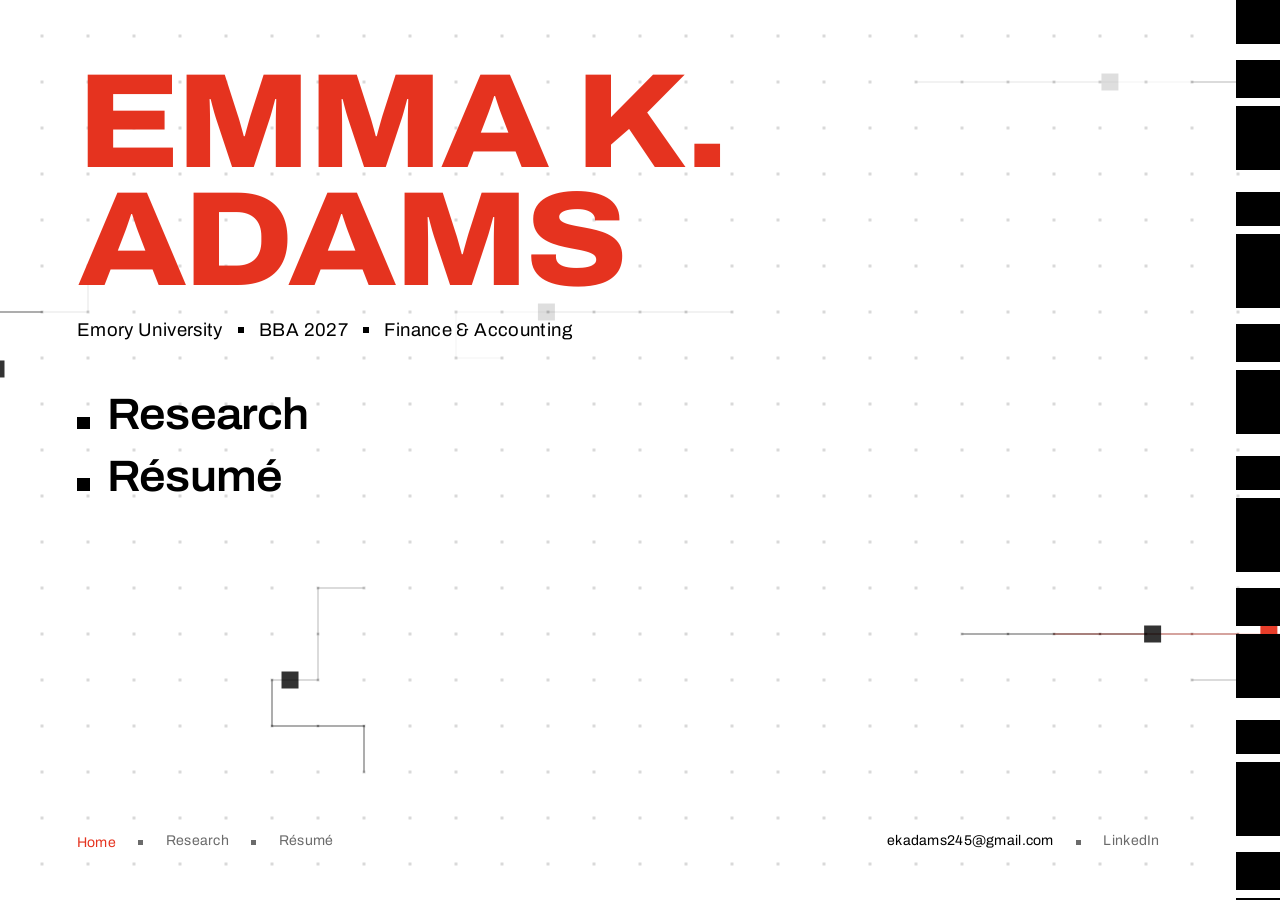
<file: index.html>
<!DOCTYPE html>
<html lang="en">
<head>
<meta charset="utf-8">
<meta name="viewport" content="width=device-width, initial-scale=1">
<title>Equity Research &amp; Quantitative Analysis — Emma K. Adams</title>
<meta name="description" content="Emma K. Adams, Emory Goizueta BBA 2027: equity research, fundamental analysis and quantitative factor research across equities, commodities and crypto.">
<link rel="canonical" href="https://ekadams245.github.io/">
<meta property="og:type" content="website">
<meta property="og:site_name" content="Emma K. Adams">
<meta property="og:locale" content="en_US">
<meta property="og:title" content="Equity Research &amp; Quantitative Analysis — Emma K. Adams">
<meta property="og:description" content="Emma K. Adams, Emory Goizueta BBA 2027: equity research, fundamental analysis and quantitative factor research across equities, commodities and crypto.">
<meta property="og:url" content="https://ekadams245.github.io/">
<meta property="og:image" content="https://ekadams245.github.io/og-image.png">
<meta property="og:image:width" content="1200">
<meta property="og:image:height" content="630">
<meta property="og:image:alt" content="Emma K. Adams: equity research, fundamental analysis and quantitative research">
<meta name="twitter:card" content="summary_large_image">
<meta name="twitter:title" content="Equity Research &amp; Quantitative Analysis — Emma K. Adams">
<meta name="twitter:description" content="Emma K. Adams, Emory Goizueta BBA 2027: equity research, fundamental analysis and quantitative factor research across equities, commodities and crypto.">
<meta name="twitter:image" content="https://ekadams245.github.io/og-image.png">
<meta name="twitter:image:alt" content="Emma K. Adams: equity research, fundamental analysis and quantitative research">
<meta name="theme-color" content="#ffffff">
<link rel="preconnect" href="https://fonts.googleapis.com">
<link rel="preconnect" href="https://fonts.gstatic.com" crossorigin>
<link href="https://fonts.googleapis.com/css2?family=Archivo:ital,wdth,wght@0,62..125,100..900;1,62..125,100..900&display=swap" rel="stylesheet">
<link rel="stylesheet" href="styles.css?v=8">
<link rel="icon" href="data:image/svg+xml,<svg xmlns='http://www.w3.org/2000/svg' viewBox='0 0 32 32'><rect width='32' height='32' fill='%23fff'/><rect y='15' width='32' height='2' fill='%23000'/><rect x='10' y='9' width='14' height='14' fill='%23E5331F'/></svg>">
<script type="application/ld+json">
{
  "@context": "https://schema.org",
  "@type": "ProfilePage",
  "@id": "https://ekadams245.github.io/#profile",
  "url": "https://ekadams245.github.io/",
  "name": "Equity Research & Quantitative Analysis — Emma K. Adams",
  "inLanguage": "en-US",
  "dateModified": "2026-09-18",
  "mainEntity": {
    "@type": "Person",
    "@id": "https://ekadams245.github.io/#person",
    "name": "Emma K. Adams",
    "givenName": "Emma",
    "additionalName": "K.",
    "familyName": "Adams",
    "url": "https://ekadams245.github.io/",
    "email": "mailto:ekadams245@gmail.com",
    "description": "Finance and accounting student at Emory University's Goizueta Business School (BBA 2027) working in equity research, fundamental analysis and quantitative research.",
    "sameAs": [
      "https://www.linkedin.com/in/emma-k-adams/",
      "https://github.com/ekadams245"
    ],
    "alumniOf": {
      "@type": "CollegeOrUniversity",
      "name": "Goizueta Business School, Emory University",
      "url": "https://goizueta.emory.edu/",
      "parentOrganization": {
        "@type": "CollegeOrUniversity",
        "name": "Emory University",
        "url": "https://www.emory.edu/"
      }
    },
    "knowsAbout": [
      "Equity research",
      "Fundamental analysis",
      "Quantitative research",
      "Factor investing",
      "Valuation",
      "Discounted cash flow (DCF) analysis"
    ]
  }
}
</script>
</head>
<body class="landing">

<canvas class="field" aria-hidden="true"></canvas>
<div class="tape" aria-hidden="true"></div>

<div class="frame">

  <header class="id">
    <h1 class="id__name">Emma K. Adams</h1>
    <p class="id__line">
      <span>Emory University</span>
      <i class="id__sep" aria-hidden="true"></i>
      <span>BBA 2027</span>
      <i class="id__sep" aria-hidden="true"></i>
      <span>Finance &amp; Accounting</span>
    </p>

    <nav class="jump" aria-label="Sections">
      <a href="research.html"><i class="jump__sq" aria-hidden="true"></i>Research</a>
      <a href="resume.html"><i class="jump__sq" aria-hidden="true"></i>R&eacute;sum&eacute;</a>
    </nav>
  </header>

  <footer class="meta">
    <nav class="meta__nav" aria-label="Pages">
      <span class="meta__here" aria-current="page">Home</span>
      <span class="meta__sep" aria-hidden="true"></span>
      <a href="research.html">Research</a>
      <span class="meta__sep" aria-hidden="true"></span>
      <a href="resume.html">R&eacute;sum&eacute;</a>
    </nav>
    <div class="meta__contact">
      <a class="meta__mail" href="mailto:ekadams245@gmail.com">ekadams245@gmail.com</a>
      <span class="meta__sep" aria-hidden="true"></span>
      <a href="https://www.linkedin.com/in/emma-k-adams/" target="_blank" rel="me noopener noreferrer">LinkedIn</a>
    </div>
  </footer>

</div>

<script src="site.js?v=7"></script>
</body>
</html>
</file>
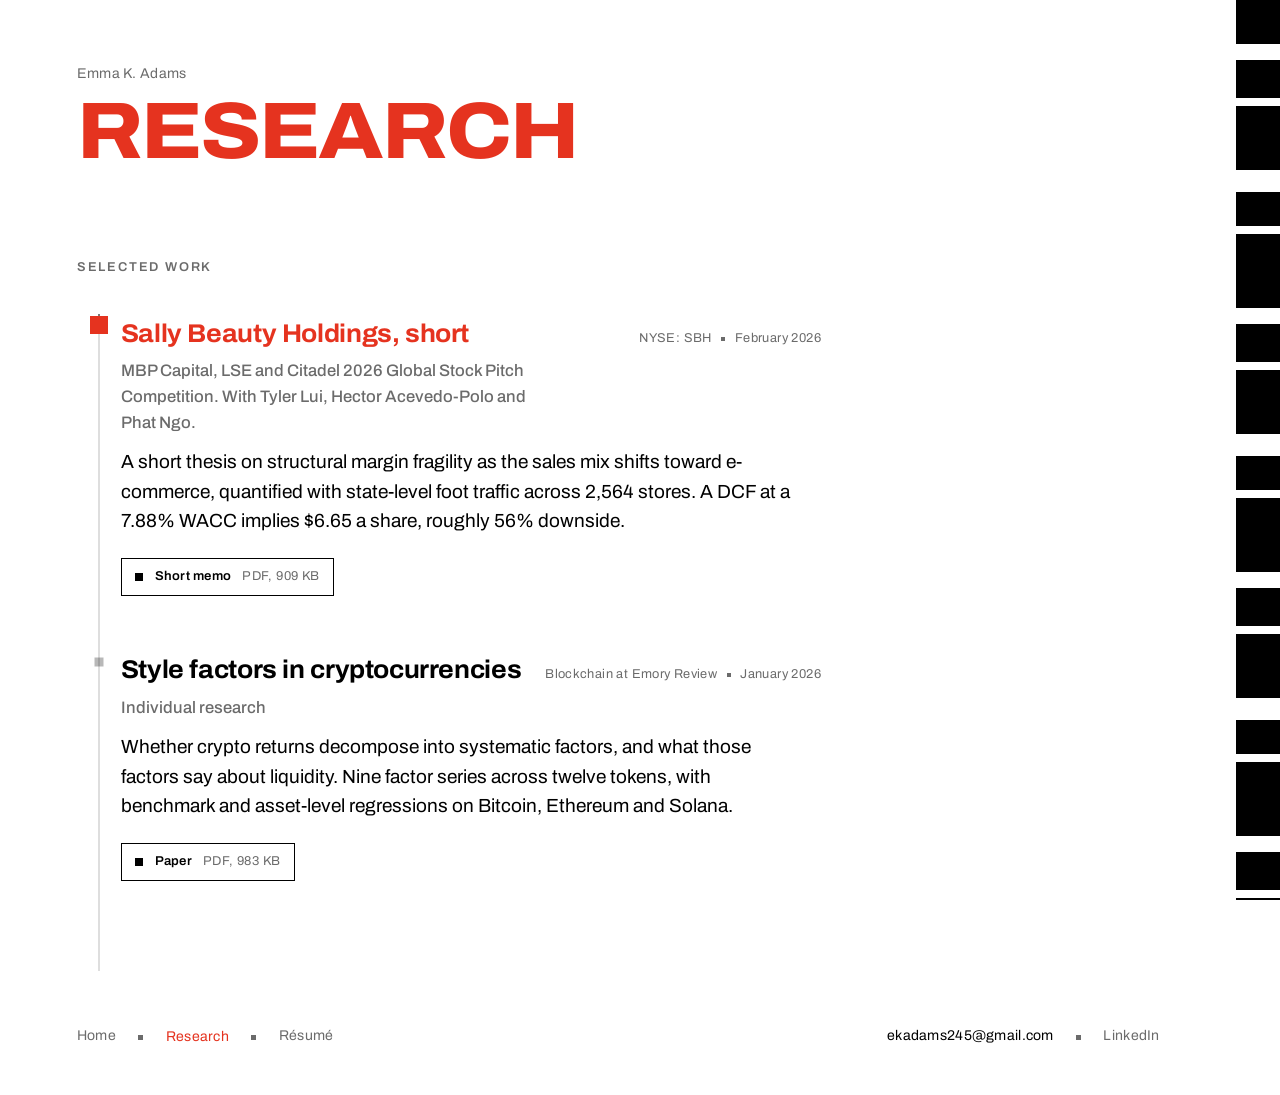
<file: research.html>
<!DOCTYPE html>
<html lang="en">
<head>
<meta charset="utf-8">
<meta name="viewport" content="width=device-width, initial-scale=1">
<title>Fundamental &amp; Quantitative Equity Research — Emma K. Adams</title>
<meta name="description" content="A DCF-backed short thesis on Sally Beauty Holdings (NYSE: SBH) and a style-factor study of crypto returns. Equity research by Emma K. Adams.">
<link rel="canonical" href="https://ekadams245.github.io/research.html">
<meta property="og:type" content="website">
<meta property="og:site_name" content="Emma K. Adams">
<meta property="og:locale" content="en_US">
<meta property="og:title" content="Fundamental &amp; Quantitative Equity Research — Emma K. Adams">
<meta property="og:description" content="A DCF-backed short thesis on Sally Beauty Holdings (NYSE: SBH) and a style-factor study of crypto returns. Equity research by Emma K. Adams.">
<meta property="og:url" content="https://ekadams245.github.io/research.html">
<meta property="og:image" content="https://ekadams245.github.io/og-image.png">
<meta property="og:image:width" content="1200">
<meta property="og:image:height" content="630">
<meta property="og:image:alt" content="Emma K. Adams: equity research, fundamental analysis and quantitative research">
<meta name="twitter:card" content="summary_large_image">
<meta name="twitter:title" content="Fundamental &amp; Quantitative Equity Research — Emma K. Adams">
<meta name="twitter:description" content="A DCF-backed short thesis on Sally Beauty Holdings (NYSE: SBH) and a style-factor study of crypto returns. Equity research by Emma K. Adams.">
<meta name="twitter:image" content="https://ekadams245.github.io/og-image.png">
<meta name="twitter:image:alt" content="Emma K. Adams: equity research, fundamental analysis and quantitative research">
<link rel="preconnect" href="https://fonts.googleapis.com">
<link rel="preconnect" href="https://fonts.gstatic.com" crossorigin>
<link href="https://fonts.googleapis.com/css2?family=Archivo:ital,wdth,wght@0,62..125,100..900;1,62..125,100..900&display=swap" rel="stylesheet">
<link rel="stylesheet" href="styles.css?v=8">
<link rel="icon" href="data:image/svg+xml,<svg xmlns='http://www.w3.org/2000/svg' viewBox='0 0 32 32'><rect width='32' height='32' fill='%23fff'/><rect y='15' width='32' height='2' fill='%23000'/><rect x='10' y='9' width='14' height='14' fill='%23E5331F'/></svg>">
<script type="application/ld+json">
{
  "@context": "https://schema.org",
  "@graph": [
    {
      "@type": "CollectionPage",
      "@id": "https://ekadams245.github.io/research.html#page",
      "url": "https://ekadams245.github.io/research.html",
      "name": "Fundamental & Quantitative Equity Research — Emma K. Adams",
      "inLanguage": "en-US",
      "isPartOf": {
        "@type": "WebSite",
        "@id": "https://ekadams245.github.io/#website",
        "url": "https://ekadams245.github.io/",
        "name": "Emma K. Adams"
      },
      "author": {
        "@id": "https://ekadams245.github.io/#person"
      },
      "about": {
        "@id": "https://ekadams245.github.io/#person"
      },
      "hasPart": [
        {
          "@id": "https://ekadams245.github.io/research.html#sbh-short"
        },
        {
          "@id": "https://ekadams245.github.io/research.html#crypto-style-factors"
        }
      ]
    },
    {
      "@type": "Report",
      "@id": "https://ekadams245.github.io/research.html#sbh-short",
      "name": "Sally Beauty Holdings (NYSE: SBH): Short Thesis",
      "description": "A short thesis on structural margin fragility as the sales mix shifts toward e-commerce, quantified with state-level foot traffic across 2,564 stores. A DCF at a 7.88% WACC implies $6.65 a share. Written for the MBP Capital, LSE and Citadel 2026 Global Stock Pitch Competition.",
      "datePublished": "2026-02",
      "inLanguage": "en-US",
      "author": [
        {
          "@id": "https://ekadams245.github.io/#person"
        },
        {
          "@type": "Person",
          "name": "Tyler Lui"
        },
        {
          "@type": "Person",
          "name": "Hector Acevedo-Polo"
        },
        {
          "@type": "Person",
          "name": "Phat Ngo"
        }
      ],
      "about": {
        "@type": "Corporation",
        "name": "Sally Beauty Holdings, Inc.",
        "tickerSymbol": "XNYS SBH"
      },
      "keywords": "equity research, short thesis, fundamental analysis, DCF valuation",
      "encoding": {
        "@type": "MediaObject",
        "contentUrl": "https://ekadams245.github.io/materials/sbh-short/Adams_SBH_Short_Memo.pdf",
        "encodingFormat": "application/pdf"
      }
    },
    {
      "@type": "ScholarlyArticle",
      "@id": "https://ekadams245.github.io/research.html#crypto-style-factors",
      "headline": "Exploring Style Factors in Cryptocurrencies",
      "name": "Exploring Style Factors in Cryptocurrencies",
      "description": "Whether crypto returns decompose into systematic factors, and what those factors say about liquidity. Nine factor series across twelve tokens, with benchmark and asset-level regressions on Bitcoin, Ethereum and Solana.",
      "datePublished": "2026-01-29",
      "inLanguage": "en-US",
      "author": {
        "@id": "https://ekadams245.github.io/#person"
      },
      "isPartOf": {
        "@type": "Periodical",
        "name": "Blockchain at Emory Review"
      },
      "keywords": "quantitative research, factor investing, style factors, cryptocurrency",
      "encoding": {
        "@type": "MediaObject",
        "contentUrl": "https://ekadams245.github.io/materials/crypto-style-factors/Adams_Crypto_Style_Factors.pdf",
        "encodingFormat": "application/pdf"
      }
    },
    {
      "@type": "Person",
      "@id": "https://ekadams245.github.io/#person",
      "name": "Emma K. Adams",
      "url": "https://ekadams245.github.io/",
      "sameAs": [
        "https://www.linkedin.com/in/emma-k-adams/",
        "https://github.com/ekadams245"
      ],
      "alumniOf": {
        "@type": "CollegeOrUniversity",
        "name": "Goizueta Business School, Emory University",
        "url": "https://goizueta.emory.edu/",
        "parentOrganization": {
          "@type": "CollegeOrUniversity",
          "name": "Emory University",
          "url": "https://www.emory.edu/"
        }
      }
    }
  ]
}
</script>
</head>
<body>

<div class="tape" aria-hidden="true"></div>

<div class="frame">

  <header class="id">
    <p class="id__back"><a href="index.html">Emma K. Adams</a></p>
    <h1 class="id__name id__name--page">Research</h1>
  </header>

  <main class="page page--wide">

    <section class="sec">
      <h2 class="sec__h">Selected work</h2>

      <div class="exp">
        <span class="exp__line" aria-hidden="true"></span>
        <span class="exp__lead" aria-hidden="true"></span>
        <span class="exp__box"  aria-hidden="true"></span>

        <article class="role">
          <div class="role__head">
            <h3 class="role__org">Sally Beauty Holdings, short</h3>
            <p class="role__meta">NYSE: SBH<i class="role__sep" aria-hidden="true"></i>February 2026</p>
          </div>
          <p class="role__title">MBP Capital, LSE and Citadel 2026 Global Stock Pitch
            Competition. With Tyler Lui, Hector Acevedo-Polo and Phat Ngo.</p>

          <p class="role__body">A short thesis on structural margin fragility as the sales mix
            shifts toward e-commerce, quantified with state-level foot traffic across 2,564
            stores. A DCF at a 7.88% WACC implies $6.65 a share, roughly 56% downside.</p>

          <div class="dls">
            <a class="dl dl--sm" href="materials/sbh-short/Adams_SBH_Short_Memo.pdf" download>
              <i class="dl__sq" aria-hidden="true"></i>Short memo
              <span class="dl__meta">PDF, 909 KB</span>
            </a>
          </div>
        </article>

        <article class="role">
          <div class="role__head">
            <h3 class="role__org">Style factors in cryptocurrencies</h3>
            <p class="role__meta">Blockchain at Emory Review<i class="role__sep" aria-hidden="true"></i>January 2026</p>
          </div>
          <p class="role__title">Individual research</p>

          <p class="role__body">Whether crypto returns decompose into systematic factors, and
            what those factors say about liquidity. Nine factor series across twelve tokens,
            with benchmark and asset-level regressions on Bitcoin, Ethereum and Solana.</p>

          <div class="dls">
            <a class="dl dl--sm" href="materials/crypto-style-factors/Adams_Crypto_Style_Factors.pdf" download>
              <i class="dl__sq" aria-hidden="true"></i>Paper
              <span class="dl__meta">PDF, 983 KB</span>
            </a>
          </div>
        </article>

      </div>
    </section>

  </main>

  <footer class="meta">
    <nav class="meta__nav" aria-label="Pages">
      <a href="index.html">Home</a>
      <span class="meta__sep" aria-hidden="true"></span>
      <span class="meta__here" aria-current="page">Research</span>
      <span class="meta__sep" aria-hidden="true"></span>
      <a href="resume.html">Résumé</a>
    </nav>
    <div class="meta__contact">
      <a class="meta__mail" href="mailto:ekadams245@gmail.com">ekadams245@gmail.com</a>
      <span class="meta__sep" aria-hidden="true"></span>
      <a href="https://www.linkedin.com/in/emma-k-adams/" target="_blank" rel="me noopener noreferrer">LinkedIn</a>
    </div>
  </footer>

</div>

<script src="site.js?v=7"></script>
</body>
</html>
</file>
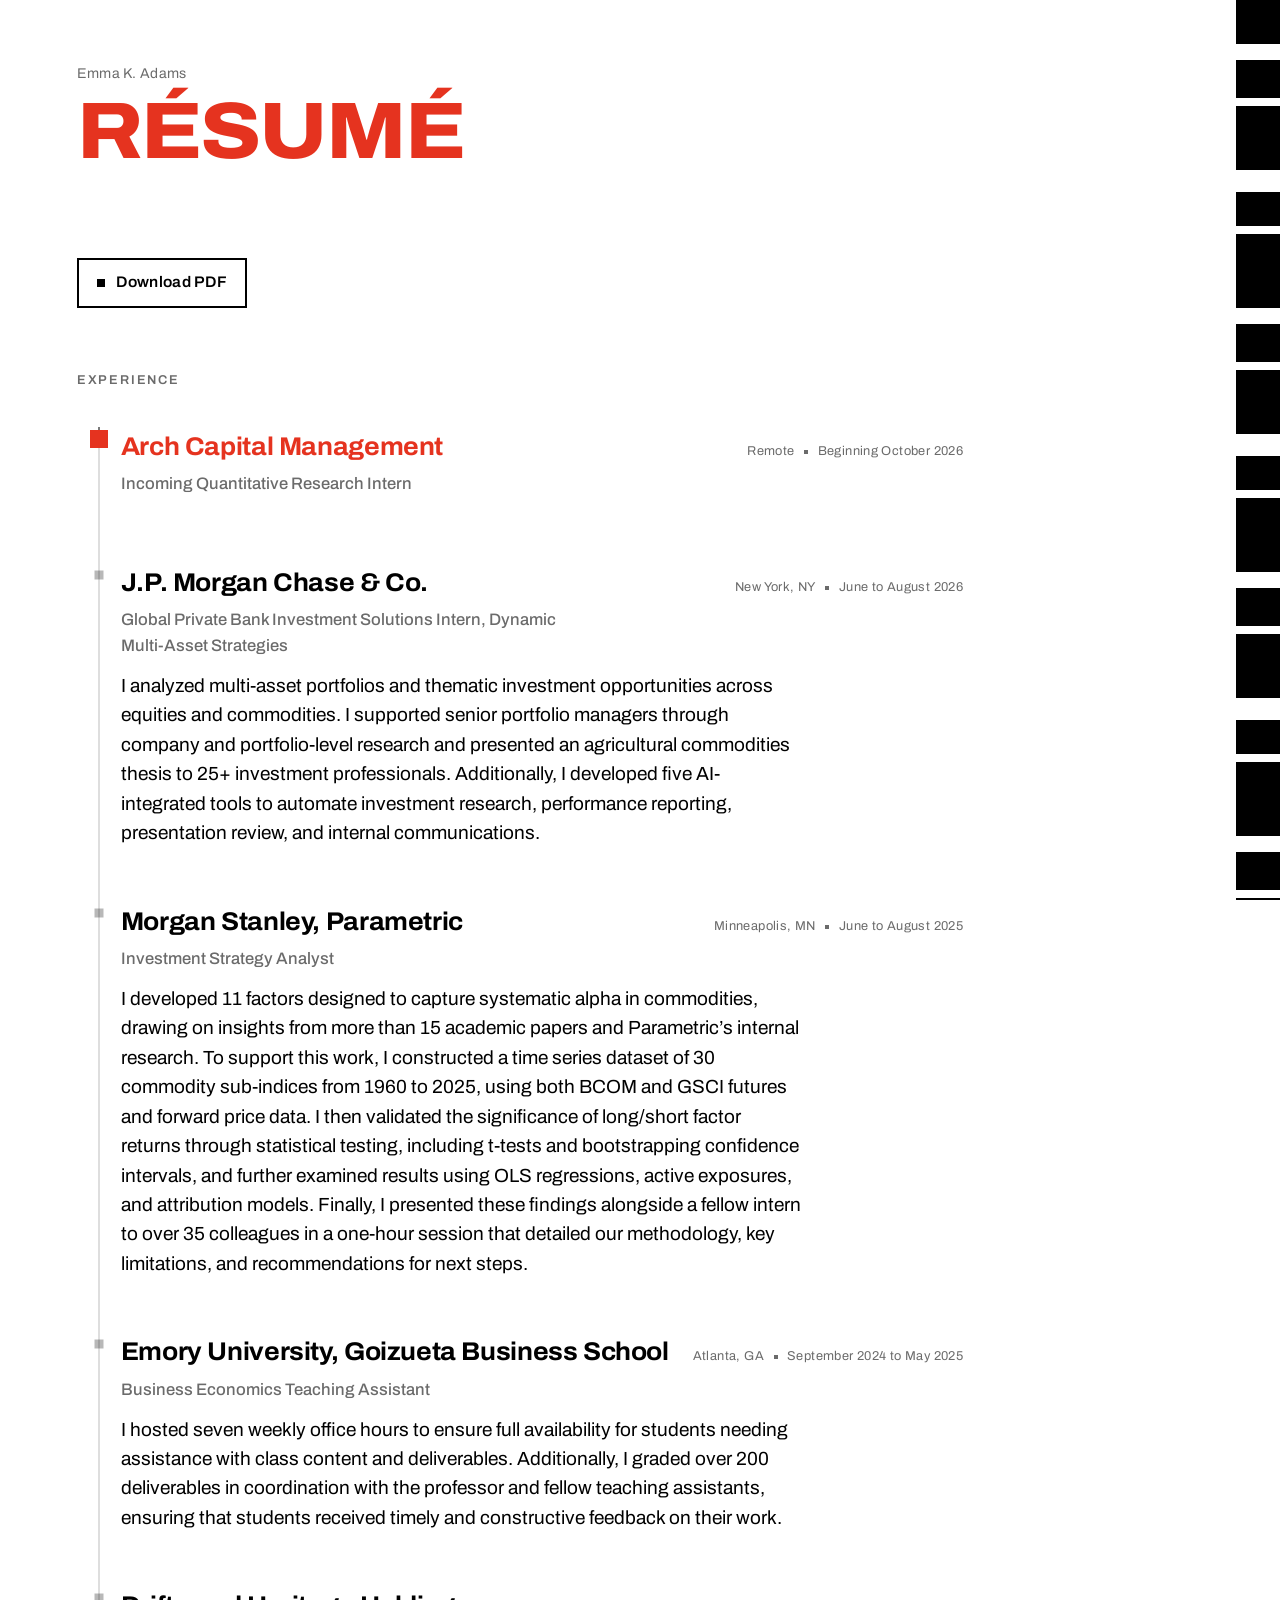
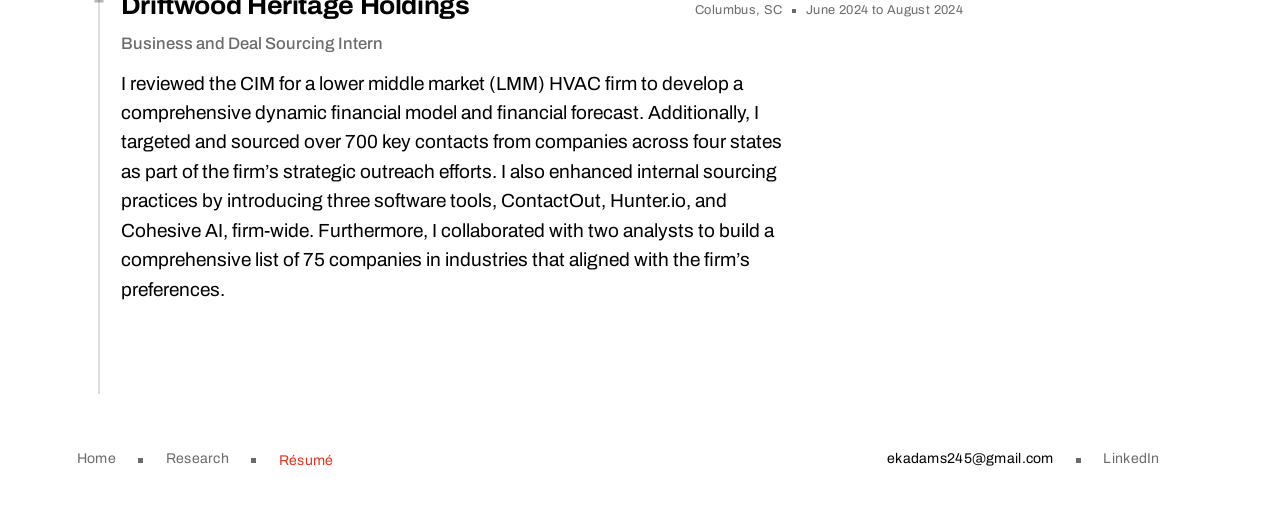
<file: resume.html>
<!DOCTYPE html>
<html lang="en">
<head>
<meta charset="utf-8">
<meta name="viewport" content="width=device-width, initial-scale=1">
<title>Résumé: Quantitative &amp; Fundamental Analysis — Emma K. Adams</title>
<meta name="description" content="Résumé of Emma K. Adams, Emory Goizueta BBA 2027: investment research and quantitative analysis at J.P. Morgan and Morgan Stanley Parametric.">
<link rel="canonical" href="https://ekadams245.github.io/resume.html">
<meta property="og:type" content="website">
<meta property="og:site_name" content="Emma K. Adams">
<meta property="og:locale" content="en_US">
<meta property="og:title" content="Résumé: Quantitative &amp; Fundamental Analysis — Emma K. Adams">
<meta property="og:description" content="Résumé of Emma K. Adams, Emory Goizueta BBA 2027: investment research and quantitative analysis at J.P. Morgan and Morgan Stanley Parametric.">
<meta property="og:url" content="https://ekadams245.github.io/resume.html">
<meta property="og:image" content="https://ekadams245.github.io/og-image.png">
<meta property="og:image:width" content="1200">
<meta property="og:image:height" content="630">
<meta property="og:image:alt" content="Emma K. Adams: equity research, fundamental analysis and quantitative research">
<meta name="twitter:card" content="summary_large_image">
<meta name="twitter:title" content="Résumé: Quantitative &amp; Fundamental Analysis — Emma K. Adams">
<meta name="twitter:description" content="Résumé of Emma K. Adams, Emory Goizueta BBA 2027: investment research and quantitative analysis at J.P. Morgan and Morgan Stanley Parametric.">
<meta name="twitter:image" content="https://ekadams245.github.io/og-image.png">
<meta name="twitter:image:alt" content="Emma K. Adams: equity research, fundamental analysis and quantitative research">
<link rel="preconnect" href="https://fonts.googleapis.com">
<link rel="preconnect" href="https://fonts.gstatic.com" crossorigin>
<link href="https://fonts.googleapis.com/css2?family=Archivo:ital,wdth,wght@0,62..125,100..900;1,62..125,100..900&display=swap" rel="stylesheet">
<link rel="stylesheet" href="styles.css?v=8">
<link rel="icon" href="data:image/svg+xml,<svg xmlns='http://www.w3.org/2000/svg' viewBox='0 0 32 32'><rect width='32' height='32' fill='%23fff'/><rect y='15' width='32' height='2' fill='%23000'/><rect x='10' y='9' width='14' height='14' fill='%23E5331F'/></svg>">
<script type="application/ld+json">
{
  "@context": "https://schema.org",
  "@graph": [
    {
      "@type": "WebPage",
      "@id": "https://ekadams245.github.io/resume.html#page",
      "url": "https://ekadams245.github.io/resume.html",
      "name": "Résumé: Quantitative & Fundamental Analysis — Emma K. Adams",
      "inLanguage": "en-US",
      "isPartOf": {
        "@type": "WebSite",
        "@id": "https://ekadams245.github.io/#website",
        "url": "https://ekadams245.github.io/",
        "name": "Emma K. Adams"
      },
      "about": {
        "@id": "https://ekadams245.github.io/#person"
      },
      "mainEntity": {
        "@id": "https://ekadams245.github.io/#person"
      },
      "associatedMedia": {
        "@type": "MediaObject",
        "contentUrl": "https://ekadams245.github.io/Emma_Adams_Resume.pdf",
        "encodingFormat": "application/pdf",
        "name": "Emma K. Adams résumé (PDF)"
      }
    },
    {
      "@type": "Person",
      "@id": "https://ekadams245.github.io/#person",
      "name": "Emma K. Adams",
      "url": "https://ekadams245.github.io/",
      "sameAs": [
        "https://www.linkedin.com/in/emma-k-adams/",
        "https://github.com/ekadams245"
      ],
      "alumniOf": {
        "@type": "CollegeOrUniversity",
        "name": "Goizueta Business School, Emory University",
        "url": "https://goizueta.emory.edu/",
        "parentOrganization": {
          "@type": "CollegeOrUniversity",
          "name": "Emory University",
          "url": "https://www.emory.edu/"
        }
      }
    }
  ]
}
</script>
</head>
<body>

<div class="tape" aria-hidden="true"></div>

<div class="frame">

  <header class="id">
    <p class="id__back"><a href="index.html">Emma K. Adams</a></p>
    <h1 class="id__name id__name--page">Résumé</h1>
  </header>

  <main class="page page--wide">

    <a class="dl" href="Emma_Adams_Resume.pdf" download>
      <i class="dl__sq" aria-hidden="true"></i>Download PDF
    </a>

    <section class="sec">
      <h2 class="sec__h">Experience</h2>

      <div class="exp">
        <span class="exp__line" aria-hidden="true"></span>
        <span class="exp__lead" aria-hidden="true"></span>
        <span class="exp__box"  aria-hidden="true"></span>

        <article class="role">
          <div class="role__head">
            <h3 class="role__org">Arch Capital Management</h3>
            <p class="role__meta">Remote<i class="role__sep" aria-hidden="true"></i>Beginning October 2026</p>
          </div>
          <p class="role__title">Incoming Quantitative Research Intern</p>
        </article>
        <article class="role">
          <div class="role__head">
            <h3 class="role__org">J.P. Morgan Chase &amp; Co.</h3>
            <p class="role__meta">New York, NY<i class="role__sep" aria-hidden="true"></i>June to August 2026</p>
          </div>
          <p class="role__title">Global Private Bank Investment Solutions Intern, Dynamic Multi-Asset Strategies</p>
          <p class="role__body">I analyzed multi-asset portfolios and thematic investment
            opportunities across equities and commodities. I supported senior portfolio
            managers through company and portfolio-level research and presented an
            agricultural commodities thesis to 25+ investment professionals. Additionally,
            I developed five AI-integrated tools to automate investment research,
            performance reporting, presentation review, and internal communications.</p>
        </article>
        <article class="role">
          <div class="role__head">
            <h3 class="role__org">Morgan Stanley, Parametric</h3>
            <p class="role__meta">Minneapolis, MN<i class="role__sep" aria-hidden="true"></i>June to August 2025</p>
          </div>
          <p class="role__title">Investment Strategy Analyst</p>
          <p class="role__body">I developed 11 factors designed to capture systematic alpha
            in commodities, drawing on insights from more than 15 academic papers and
            Parametric&rsquo;s internal research. To support this work, I constructed a time
            series dataset of 30 commodity sub-indices from 1960 to 2025, using both BCOM and
            GSCI futures and forward price data. I then validated the significance of
            long/short factor returns through statistical testing, including t-tests and
            bootstrapping confidence intervals, and further examined results using OLS
            regressions, active exposures, and attribution models. Finally, I presented
            these findings alongside a fellow intern to over 35 colleagues in a one-hour
            session that detailed our methodology, key limitations, and recommendations for
            next steps.</p>
        </article>
        <article class="role">
          <div class="role__head">
            <h3 class="role__org">Emory University, Goizueta Business School</h3>
            <p class="role__meta">Atlanta, GA<i class="role__sep" aria-hidden="true"></i>September 2024 to May 2025</p>
          </div>
          <p class="role__title">Business Economics Teaching Assistant</p>
          <p class="role__body">I hosted seven weekly office hours to ensure full
            availability for students needing assistance with class content and
            deliverables. Additionally, I graded over 200 deliverables in coordination with
            the professor and fellow teaching assistants, ensuring that students received
            timely and constructive feedback on their work.</p>
        </article>
        <article class="role">
          <div class="role__head">
            <h3 class="role__org">Driftwood Heritage Holdings</h3>
            <p class="role__meta">Columbus, SC<i class="role__sep" aria-hidden="true"></i>June 2024 to August 2024</p>
          </div>
          <p class="role__title">Business and Deal Sourcing Intern</p>
          <p class="role__body">I reviewed the CIM for a lower middle market (LMM) HVAC firm
            to develop a comprehensive dynamic financial model and financial forecast.
            Additionally, I targeted and sourced over 700 key contacts from companies across
            four states as part of the firm&rsquo;s strategic outreach efforts. I also
            enhanced internal sourcing practices by introducing three software tools,
            ContactOut, Hunter.io, and Cohesive AI, firm-wide. Furthermore, I collaborated
            with two analysts to build a comprehensive list of 75 companies in industries
            that aligned with the firm&rsquo;s preferences.</p>
        </article>

      </div>
    </section>

  </main>

  <footer class="meta">
    <nav class="meta__nav" aria-label="Pages">
      <a href="index.html">Home</a>
      <span class="meta__sep" aria-hidden="true"></span>
      <a href="research.html">Research</a>
      <span class="meta__sep" aria-hidden="true"></span>
      <span class="meta__here" aria-current="page">Résumé</span>
    </nav>
    <div class="meta__contact">
      <a class="meta__mail" href="mailto:ekadams245@gmail.com">ekadams245@gmail.com</a>
      <span class="meta__sep" aria-hidden="true"></span>
      <a href="https://www.linkedin.com/in/emma-k-adams/" target="_blank" rel="me noopener noreferrer">LinkedIn</a>
    </div>
  </footer>

</div>

<script src="site.js?v=7"></script>
</body>
</html>
</file>
<file: styles.css>
/* Emma K. Adams - site styles */

:root {
  --paper:  #ffffff;
  --ink:    #000000;
  --red:    #e5331f;
  --grey:   #6b6b6b;   /* 5.7:1 contrast on white */

  --tape-w: clamp(12px, 3.4vw, 46px);
  --gut:    clamp(1.5rem, 6vw, 7rem);
  --blk:    clamp(30px, 5.2vw, 68px);

  --ease:   cubic-bezier(.16, 1, .3, 1);
  --travel: 620ms;
}

@media (prefers-color-scheme: dark) {
  :root:not([data-theme="light"]) {
    --paper: #0d0d0d;
    --ink:   #ffffff;
    --grey:  #8a8a8a;
  }
}
:root[data-theme="dark"] {
  --paper: #0d0d0d;
  --ink:   #ffffff;
  --grey:  #8a8a8a;
}

*, *::before, *::after { box-sizing: border-box; }

html { -webkit-text-size-adjust: 100%; }

body {
  margin: 0;
  background: var(--paper);
  color: var(--ink);
  font-family: Archivo, ui-sans-serif, system-ui, "Segoe UI", sans-serif;
  font-size: clamp(16px, 0.5vw + 14.5px, 19px);
  line-height: 1.55;
  -webkit-font-smoothing: antialiased;
  text-rendering: optimizeLegibility;
}

a { color: inherit; text-decoration: none; }

:focus-visible { outline: 2px solid var(--red); outline-offset: 4px; }

/* ---------- right edge tape ---------- */
.tape {
  position: fixed;
  inset: 0 0 0 auto;
  width: var(--tape-w);
  z-index: 5;
  pointer-events: none;
}

/* base and fill share one pattern; the fill is clipped to reading progress */
.tape,
.tape::after {
  --c: var(--ink);
  background-repeat: repeat-y;
  background-size: 100% 264px;
  background-image: linear-gradient(
    to bottom,
    var(--c)  0     44px, transparent 44px  60px,
    var(--c)  60px  98px, transparent 98px  106px,
    var(--c)  106px 170px, transparent 170px 192px,
    var(--c)  192px 226px, transparent 226px 234px,
    var(--c)  234px 264px
  );
}
.tape::after {
  content: "";
  --c: var(--red);
  position: absolute;
  inset: 0 0 auto 0;
  height: var(--p, 0%);
}

/* ---------- background field ---------- */
.field {
  position: fixed;
  inset: 0;
  z-index: 0;
  display: block;
  pointer-events: none;
}
.frame { position: relative; z-index: 1; }

/* ---------- page frame ---------- */
.landing { min-height: 100svh; }

.frame {
  min-height: 100svh;
  padding: clamp(2rem, 7vh, 5rem) calc(var(--tape-w) + var(--gut)) clamp(1.75rem, 5vh, 3.5rem) var(--gut);
  display: flex;
  flex-direction: column;
  justify-content: space-between;
  gap: clamp(2rem, 6vh, 4.5rem);
}

/* ---------- identity ---------- */
.id__name {
  margin: 0;
  font-size: clamp(2.7rem, 10.5vw, 8.5rem);
  font-variation-settings: "wdth" 110, "wght" 800;
  line-height: 0.88;
  letter-spacing: -0.025em;
  text-transform: uppercase;
  color: var(--red);
  text-wrap: balance;
}

.id__line {
  margin: clamp(0.8rem, 1.8vh, 1.25rem) 0 0;
  display: flex;
  align-items: center;
  flex-wrap: wrap;
  gap: clamp(0.5rem, 1.4vw, 0.95rem);
  font-size: clamp(0.95rem, 1.45vw, 1.2rem);
  font-variation-settings: "wdth" 100, "wght" 400;
  letter-spacing: 0.02em;
}
/* square separators */
.id__sep {
  width: 6px;
  height: 6px;
  background: var(--ink);
  flex: none;
}

/* ---------- section links ---------- */
.jump {
  margin-top: clamp(1.75rem, 5vh, 3.25rem);
  display: flex;
  flex-direction: column;
  align-items: flex-start;
  gap: clamp(0.35rem, 1.2vh, 0.7rem);
}
.jump a {
  display: flex;
  align-items: baseline;
  gap: clamp(0.65rem, 1.6vw, 1.1rem);
  font-size: clamp(1.45rem, 3.6vw, 2.75rem);
  font-variation-settings: "wdth" 106, "wght" 600;
  letter-spacing: -0.02em;
  line-height: 1.15;
  transition: color 200ms var(--ease);
}
.jump__sq {
  width: clamp(0.5rem, 1.1vw, 0.8rem);
  aspect-ratio: 1;
  background: var(--ink);
  flex: none;
  transform: translateX(0);
  transition:
    transform 320ms var(--ease),
    background-color 200ms var(--ease);
}
.jump a:hover,
.jump a:focus-visible { color: var(--red); }
.jump a:hover .jump__sq,
.jump a:focus-visible .jump__sq {
  background: var(--red);
  transform: translateX(clamp(0.25rem, 0.7vw, 0.55rem));
}

/* ---------- inner pages ---------- */
.id__back {
  margin: 0 0 clamp(0.5rem, 1.4vh, 0.9rem);
  font-size: clamp(0.85rem, 1.1vw, 1rem);
  letter-spacing: 0.02em;
  color: var(--grey);
}
.id__back a { border-bottom: 1px solid transparent; padding-bottom: 2px; }
.id__back a:hover { color: var(--ink); border-bottom-color: var(--red); }

.id__name--page { font-size: clamp(2.2rem, 7vw, 5rem); }

.page {
  align-self: start;
  max-width: 62ch;
  padding-top: clamp(1.5rem, 4vh, 3rem);
}

/* ---------- about ---------- */
.lead {
  margin: 0 0 clamp(1.4rem, 3.5vh, 2.2rem);
  max-width: 34ch;
  font-size: clamp(1.25rem, 2.6vw, 2rem);
  font-variation-settings: "wdth" 104, "wght" 500;
  line-height: 1.25;
  letter-spacing: -0.015em;
  text-wrap: pretty;
}

.prose { max-width: 56ch; }
.prose p { margin: 0 0 1.15rem; }
.prose em { font-style: italic; }
.prose p:last-child { margin-bottom: 0; }

/* label and value rows */
.sheet {
  margin: clamp(2.2rem, 6vh, 3.5rem) 0 0;
  padding: 0;
  max-width: 46rem;
  border-top: 2px solid var(--ink);
}
.sheet__row {
  display: grid;
  grid-template-columns: minmax(7rem, 11rem) 1fr;
  gap: clamp(0.75rem, 3vw, 2rem);
  padding: clamp(0.65rem, 1.8vh, 0.95rem) 0;
  border-bottom: 1px solid color-mix(in srgb, var(--ink) 18%, transparent);
}
.sheet__k {
  font-size: clamp(0.8rem, 1vw, 0.9rem);
  letter-spacing: 0.04em;
  color: var(--grey);
  padding-top: 0.25em;
}
.sheet__k, .sheet__v { margin: 0; }
.sheet__v { font-variation-settings: "wdth" 100, "wght" 400; }
.sheet__v em {
  font-style: normal;
  color: var(--grey);
}

.todo {
  color: var(--red);
  font-style: italic;
}

.outro {
  margin: clamp(3rem, 8vh, 5rem) 0 0;
  max-width: 46rem;
  font-size: clamp(1.15rem, 2.1vw, 1.6rem);
  line-height: 1.35;
  font-variation-settings: "wdth" 102, "wght" 500;
  letter-spacing: -0.01em;
}
.outro a { border-bottom: 2px solid var(--red); padding-bottom: 1px; }
.outro a:hover { color: var(--red); }

/* ---------- resume ---------- */
.page--wide { max-width: 58rem; }

.dl {
  display: inline-flex;
  align-items: center;
  gap: 0.7rem;
  margin-bottom: clamp(2.5rem, 7vh, 4.5rem);
  padding: 0.7rem 1.15rem;
  border: 2px solid var(--ink);
  font-size: clamp(0.9rem, 1.2vw, 1.05rem);
  font-variation-settings: "wdth" 102, "wght" 600;
  letter-spacing: 0.02em;
  transition: color 180ms var(--ease), border-color 180ms var(--ease);
}
.dl__sq {
  width: 8px; height: 8px;
  background: var(--ink);
  flex: none;
  transition: background-color 180ms var(--ease), transform 300ms var(--ease);
}
.dl__meta {
  color: var(--grey);
  font-variation-settings: "wdth" 100, "wght" 400;
  letter-spacing: 0.03em;
}
.dl--sm {
  margin: clamp(1rem, 2.5vh, 1.5rem) 0 0;
  padding: 0.5rem 0.85rem;
  border-width: 1px;
  font-size: clamp(0.8rem, 1vw, 0.9rem);
}
/* one or more downloads under a research entry */
.dls {
  margin: clamp(1rem, 2.5vh, 1.5rem) 0 0;
  display: flex;
  flex-wrap: wrap;
  gap: 0.6rem 0.9rem;
}
.dls .dl--sm { margin: 0; }
.dl:hover, .dl:focus-visible { color: var(--red); border-color: var(--red); }
.dl:hover .dl__sq, .dl:focus-visible .dl__sq {
  background: var(--red);
  transform: translateY(2px);
}

.sec__h {
  margin: 0 0 clamp(1.5rem, 4vh, 2.5rem);
  font-size: clamp(0.8rem, 1vw, 0.9rem);
  letter-spacing: 0.14em;
  text-transform: uppercase;
  color: var(--grey);
  font-variation-settings: "wdth" 100, "wght" 600;
}

/* vertical rail; the box marks the entry in view */
.exp {
  --rail: clamp(1.75rem, 3.5vw, 2.75rem);
  position: relative;
  padding-bottom: clamp(2rem, 10vh, 7rem);   /* room for the box to reach the last dot */
}
.exp__line,
.exp__lead {
  position: absolute;
  left: calc(var(--rail) / 2);
  width: 2px;
  transform: translateX(-50%);
  background: var(--ink);
}
.exp__line { top: 0; bottom: 0; opacity: 0.13; }
.exp__lead { top: 0; height: var(--y, 0px); opacity: 0.45; }
.exp__box {
  position: absolute;
  left: calc(var(--rail) / 2);
  top: var(--y, 0px);
  width: clamp(13px, 1.5vw, 18px);
  aspect-ratio: 1;
  background: var(--red);
  transform: translate(-50%, -50%);
  transition: top 420ms var(--ease);
}

.role {
  position: relative;
  padding: 0 0 clamp(2.2rem, 6vh, 3.5rem) var(--rail);
}
.role:last-child { padding-bottom: 0; }
.role::before {                       /* per-entry dot */
  content: "";
  position: absolute;
  left: calc(var(--rail) / 2);
  top: 0.62em;
  width: 9px; height: 9px;
  background: var(--ink);
  opacity: 0.28;
  transform: translate(-50%, -50%);
  transition: opacity 300ms var(--ease);
}
.role.is-active::before { opacity: 0; }

.role__head {
  display: flex;
  align-items: baseline;
  justify-content: space-between;
  flex-wrap: wrap;
  gap: 0.25rem 1.5rem;
}
.role__org {
  margin: 0;
  font-size: clamp(1.15rem, 2.2vw, 1.6rem);
  font-variation-settings: "wdth" 104, "wght" 700;
  letter-spacing: -0.015em;
  transition: color 300ms var(--ease);
}
.role.is-active .role__org { color: var(--red); }

.role__meta {
  margin: 0;
  display: flex;
  align-items: center;
  gap: 0.6rem;
  font-size: clamp(0.8rem, 1vw, 0.9rem);
  letter-spacing: 0.03em;
  color: var(--grey);
  white-space: nowrap;
}
.role__sep { width: 4px; height: 4px; background: var(--grey); flex: none; }

.role__title {
  margin: 0.3rem 0 0.75rem;
  max-width: 44ch;
  font-size: clamp(0.95rem, 1.3vw, 1.1rem);
  font-variation-settings: "wdth" 100, "wght" 500;
  color: var(--grey);
}

.role__body {
  margin: 0;
  max-width: 62ch;
}

/* figure row */
.figs {
  margin: 0 0 clamp(1rem, 2.5vh, 1.5rem);
  padding: 0;
  display: flex;
  flex-wrap: wrap;
  gap: clamp(1.25rem, 4vw, 3rem);
}
.fig { margin: 0; }
.fig__k {
  margin: 0;
  font-size: clamp(0.72rem, 0.9vw, 0.82rem);
  letter-spacing: 0.06em;
  color: var(--grey);
}
.fig__v {
  margin: 0.1rem 0 0;
  font-size: clamp(1.4rem, 3vw, 2.1rem);
  font-variation-settings: "wdth" 104, "wght" 700;
  font-variant-numeric: tabular-nums;
  letter-spacing: -0.02em;
  line-height: 1;
  color: var(--red);
}

@media (max-width: 34rem) {
  .role__head { flex-direction: column; }
  .role__meta { white-space: normal; }
}

/* ---------- footer ---------- */
.meta {
  display: flex;
  justify-content: space-between;
  align-items: center;
  flex-wrap: wrap;
  gap: clamp(0.6rem, 2vh, 1.1rem) clamp(1.5rem, 4vw, 3rem);
  font-size: clamp(0.85rem, 1.1vw, 1rem);
  letter-spacing: 0.02em;
  color: var(--grey);
}
.meta__nav,
.meta__contact {
  display: flex;
  align-items: center;
  flex-wrap: wrap;
  gap: clamp(0.7rem, 2vw, 1.4rem);
}
.meta a { border-bottom: 1px solid transparent; padding-bottom: 2px; }
.meta a:hover { color: var(--ink); border-bottom-color: var(--red); }
.meta__mail { color: var(--ink); }
.meta__sep { width: 5px; height: 5px; background: var(--grey); flex: none; }

/* current page */
.meta__here { color: var(--red); }

@media (max-width: 34rem) {
  .meta { justify-content: flex-start; }

  /* stack label over value; the column is too narrow below this width */
  .sheet__row {
    grid-template-columns: 1fr;
    gap: 0.15rem;
    padding: 0.8rem 0;
  }
  .sheet__k { padding-top: 0; }

  /* stack, so no separator is left dangling at a line end */
  .id__line {
    flex-direction: column;
    align-items: flex-start;
    gap: 0.1rem;
  }
  .id__sep { display: none; }
}

/* ---------- load transition ---------- */
@media (prefers-reduced-motion: no-preference) {
  .id__name, .id__line, .jump, .meta {
    animation: rise 760ms var(--ease) both;
  }
  .id__line { animation-delay: 70ms; }
  .jump     { animation-delay: 150ms; }
  .meta     { animation-delay: 300ms; }

  @keyframes rise {
    from { opacity: 0; transform: translateY(10px); }
    to   { opacity: 1; transform: translateY(0); }
  }
}

/* ---------- narrow ---------- */


@media (max-height: 34rem) and (orientation: landscape) {
  .frame { gap: 1.25rem; }
}
</file>
